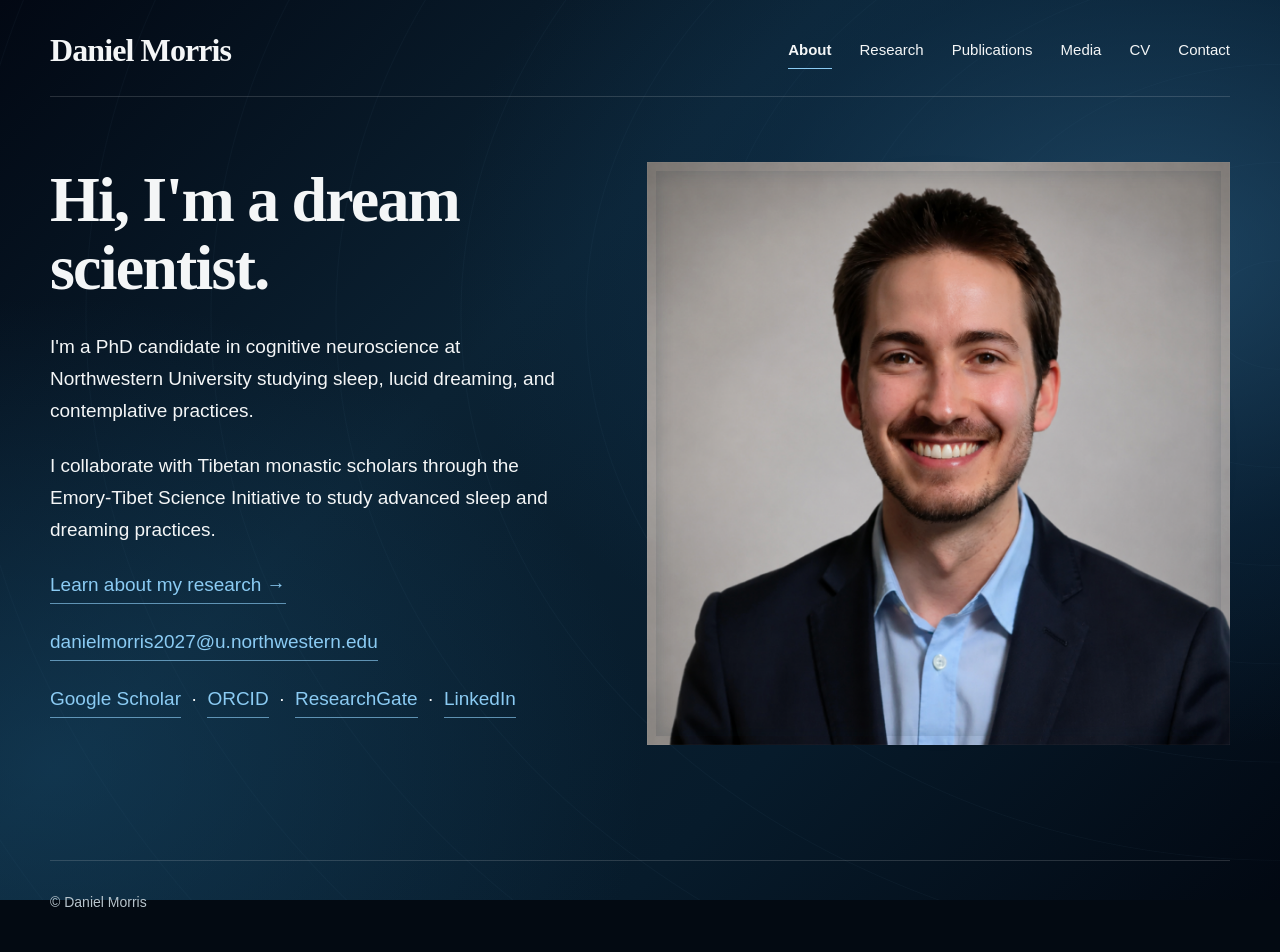
<file: index.html>
<!DOCTYPE html>
<html lang="en">
<head>
    <meta charset="UTF-8">
    <meta name="viewport" content="width=device-width, initial-scale=1.0">
    <title>Daniel Morris | Dream scientist</title>

    <meta name="description" content="Daniel Morris is a dream scientist and PhD candidate in cognitive neuroscience at Northwestern University studying sleep, lucid dreaming, and contemplative practices.">
    <meta name="robots" content="index, follow, max-image-preview:large">

    <link rel="canonical" href="https://danieljacobmorris.com/">
    <link rel="icon" type="image/png" href="/favicon.png">
    <link rel="apple-touch-icon" href="/favicon.png">

    <meta property="og:title" content="Daniel Morris | Dream scientist">
    <meta property="og:description" content="Daniel Morris is a dream scientist and PhD candidate in cognitive neuroscience at Northwestern University studying sleep, lucid dreaming, and contemplative practices.">
    <meta property="og:url" content="https://danieljacobmorris.com/">
    <meta property="og:type" content="profile">
    <meta property="og:site_name" content="Daniel Morris">
    <meta property="og:image" content="https://danieljacobmorris.com/images/profile-blended.png">

    <script type="application/ld+json">
    {
        "@context": "https://schema.org",
        "@type": "WebSite",
        "@id": "https://danieljacobmorris.com/#website",
        "url": "https://danieljacobmorris.com/",
        "name": "Daniel Morris",
        "alternateName": [
            "Daniel J. Morris",
            "Daniel Jacob Morris"
        ]
    }
    </script>

    <script type="application/ld+json">
    {
        "@context": "https://schema.org",
        "@type": "ProfilePage",
        "@id": "https://danieljacobmorris.com/#profilepage",
        "url": "https://danieljacobmorris.com/",
        "name": "Daniel Morris | Dream scientist",
        "description": "Daniel Morris is a dream scientist and PhD candidate in cognitive neuroscience at Northwestern University studying sleep, lucid dreaming, and contemplative practices.",
        "primaryImageOfPage": {
            "@type": "ImageObject",
            "@id": "https://danieljacobmorris.com/#primaryimage",
            "url": "https://danieljacobmorris.com/images/profile-blended.png",
            "contentUrl": "https://danieljacobmorris.com/images/profile-blended.png",
            "caption": "Daniel Morris"
        },
        "isPartOf": {
            "@id": "https://danieljacobmorris.com/#website"
        },
        "mainEntity": {
            "@type": "Person",
            "@id": "https://danieljacobmorris.com/#person",
            "name": "Daniel Morris",
            "alternateName": [
                "Daniel J. Morris",
                "Daniel Jacob Morris"
            ],
            "url": "https://danieljacobmorris.com/",
            "image": {
                "@type": "ImageObject",
                "@id": "https://danieljacobmorris.com/#primaryimage",
                "url": "https://danieljacobmorris.com/images/profile-blended.png",
                "contentUrl": "https://danieljacobmorris.com/images/profile-blended.png",
                "caption": "Daniel Morris"
            },
            "jobTitle": "PhD Candidate in Cognitive Neuroscience",
            "description": "Dream scientist studying sleep, lucid dreaming, and contemplative practices.",
            "affiliation": {
                "@type": "CollegeOrUniversity",
                "name": "Northwestern University",
                "url": "https://www.northwestern.edu/"
            },
            "sameAs": [
                "https://scholar.google.com/citations?user=UMp7wjQAAAAJ&hl=en",
                "https://orcid.org/0009-0005-4579-817X",
                "https://www.researchgate.net/profile/Daniel-Morris-19",
                "https://www.linkedin.com/in/daniel-morris97"
            ],
            "knowsAbout": [
                "Sleep",
                "Dreaming",
                "Lucid Dreaming",
                "Cognitive Neuroscience",
                "Contemplative Practices",
                "Dream Research",
                "Consciousness"
            ]
        }
    }
    </script>

    <link rel="stylesheet" href="/style.css">
</head>

<body>
    <a class="skip-link" href="#main-content">
        Skip to main content
    </a>

    <header class="site-header">
        <a class="site-name" href="/">Daniel Morris</a>

        <nav aria-label="Main navigation">
            <a href="/" aria-current="page">About</a>
            <a href="/research.html">Research</a>
            <a href="/publications.html">Publications</a>
            <a href="/media.html">Media</a>
            <a href="/cv.html">CV</a>
            <a href="/contact.html">Contact</a>
        </nav>
    </header>

    <main id="main-content">
        <section class="hero">

            <div class="hero-image">
                <img
                    src="/images/profile-blended.png"
                    alt="Daniel Morris">
            </div>

            <div class="hero-text">
                <h1>Hi, I'm a dream scientist.</h1>

                <p>
                    I'm a PhD candidate in cognitive neuroscience
                    at Northwestern University studying sleep,
                    lucid dreaming, and contemplative practices.
                </p>

                <p>
                    I collaborate with Tibetan monastic scholars through
                    the Emory-Tibet Science Initiative to study advanced
                    sleep and dreaming practices.
                </p>

                <p>
                    <a class="text-link" href="/research.html">
                        Learn about my research →
                    </a>
                </p>

                <p>
                    <a
                        class="text-link"
                        href="mailto:danielmorris2027@u.northwestern.edu">
                        danielmorris2027@u.northwestern.edu
                    </a>
                </p>

                <p>
                    <a
                        class="text-link"
                        href="https://scholar.google.com/citations?user=UMp7wjQAAAAJ&hl=en"
                        target="_blank"
                        rel="noopener">Google Scholar</a>

                    &nbsp;·&nbsp;

                    <a
                        class="text-link"
                        href="https://orcid.org/0009-0005-4579-817X"
                        target="_blank"
                        rel="noopener">ORCID</a>

                    &nbsp;·&nbsp;

                    <a
                        class="text-link"
                        href="https://www.researchgate.net/profile/Daniel-Morris-19"
                        target="_blank"
                        rel="noopener">ResearchGate</a>

                    &nbsp;·&nbsp;

                    <a
                        class="text-link"
                        href="https://www.linkedin.com/in/daniel-morris97"
                        target="_blank"
                        rel="noopener">LinkedIn</a>
                </p>
            </div>

        </section>
    </main>

    <footer>
        <p>© Daniel Morris</p>
    </footer>
</body>
</html>
</file>
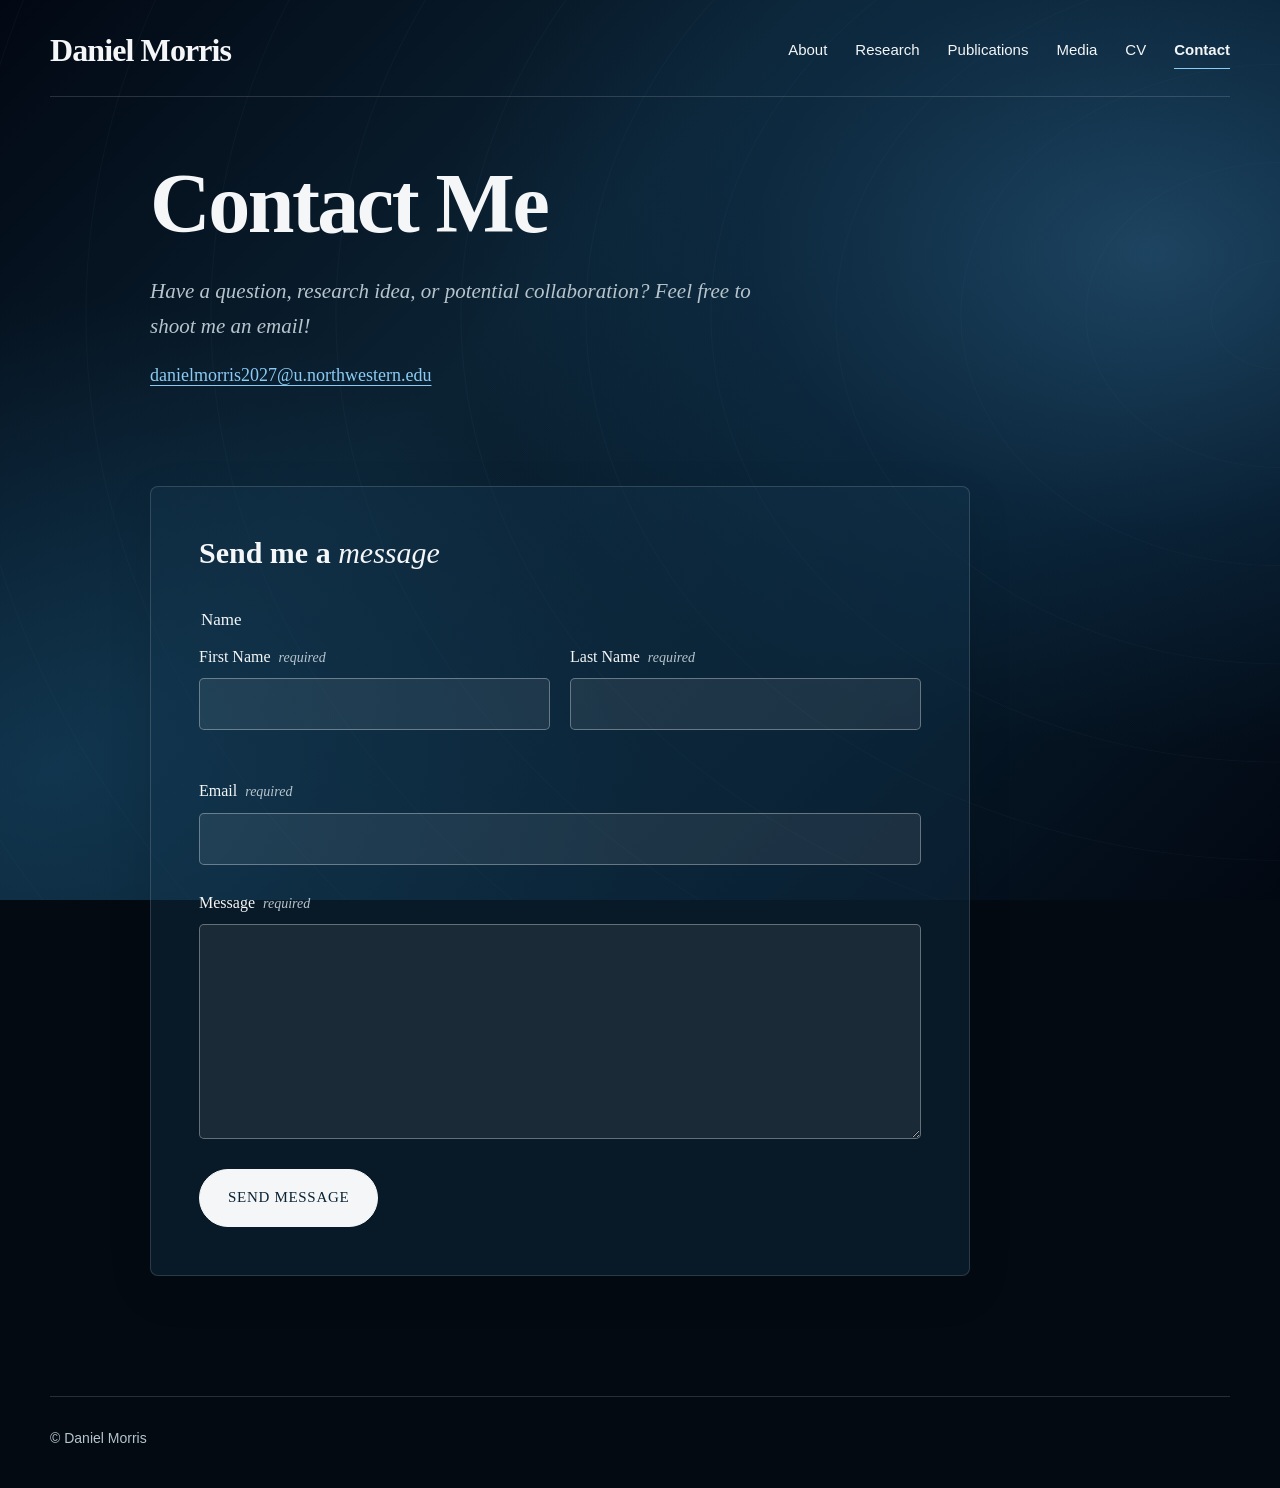
<file: contact.html>
<!DOCTYPE html>
<html lang="en">

<head>

    <meta charset="UTF-8">

    <meta
        name="viewport"
        content="width=device-width, initial-scale=1.0">

    <title>Contact | Daniel Morris</title>

    <meta
        name="description"
        content="Contact Daniel Morris, a PhD candidate in cognitive neuroscience at Northwestern University studying sleep, lucid dreaming, and contemplative practices.">

    <meta
        name="robots"
        content="index, follow">

    <link
        rel="canonical"
        href="https://danieljacobmorris.com/contact.html">

    <link
        rel="icon"
        type="image/png"
        href="/favicon.png">

    <link
        rel="apple-touch-icon"
        href="/favicon.png">

    <meta
        property="og:title"
        content="Contact | Daniel Morris">

    <meta
        property="og:description"
        content="Contact Daniel Morris, a PhD candidate in cognitive neuroscience at Northwestern University studying sleep, lucid dreaming, and contemplative practices.">

    <meta
        property="og:url"
        content="https://danieljacobmorris.com/contact.html">

    <meta
        property="og:type"
        content="website">

    <meta
        property="og:site_name"
        content="Daniel Morris">

    <meta
        property="og:image"
        content="https://danieljacobmorris.com/images/profile.jpg">

    <script type="application/ld+json">
    {
        "@context": "https://schema.org",
        "@type": "WebPage",
        "@id": "https://danieljacobmorris.com/contact.html#webpage",
        "url": "https://danieljacobmorris.com/contact.html",
        "name": "Contact | Daniel Morris",
        "description": "Contact Daniel Morris, a PhD candidate in cognitive neuroscience at Northwestern University studying sleep, lucid dreaming, and contemplative practices.",

        "isPartOf": {
            "@id": "https://danieljacobmorris.com/#website"
        },

        "about": {
            "@id": "https://danieljacobmorris.com/#person"
        }
    }
    </script>

    <link
        rel="stylesheet"
        href="/style.css">

</head>


<body class="contact-body">


<a
    class="skip-link"
    href="#main-content">

    Skip to main content

</a>


<header class="site-header">

    <a
        class="site-name"
        href="/">

        Daniel Morris

    </a>


    <nav aria-label="Main navigation">

        <a href="/">
            About
        </a>

        <a href="/research.html">
            Research
        </a>

        <a href="/publications.html">
            Publications
        </a>

        <a href="/media.html">
            Media
        </a>

        <a href="/cv.html">
            CV
        </a>

        <a
            href="/contact.html"
            aria-current="page">

            Contact

        </a>

    </nav>

</header>


<main
    id="main-content"
    class="contact-page">

    <section class="contact-intro">

        <h1>
            Contact Me
        </h1>

        <p class="contact-tagline">
            Have a question, research idea, or potential collaboration?
            Feel free to shoot me an email!
        </p>

        <p class="contact-email">

            <a href="mailto:danielmorris2027@u.northwestern.edu">
                danielmorris2027@u.northwestern.edu
            </a>

        </p>

    </section>


    <section class="contact-form-section">

        <h2 class="contact-form-heading">
            Send me a <em>message</em>
        </h2>

        <form
            class="contact-form"
            action="https://formspree.io/f/xvkpdbyy"
            method="POST">

            <input
                type="hidden"
                name="subject"
                value="New message from danieljacobmorris.com">


            <fieldset class="name-fieldset">

                <legend>
                    Name
                </legend>

                <div class="form-row">

                    <div class="form-field">

                        <label for="first-name">

                            First Name

                            <span class="required-text">
                                required
                            </span>

                        </label>

                        <input
                            type="text"
                            id="first-name"
                            name="firstName"
                            autocomplete="given-name"
                            required>

                    </div>


                    <div class="form-field">

                        <label for="last-name">

                            Last Name

                            <span class="required-text">
                                required
                            </span>

                        </label>

                        <input
                            type="text"
                            id="last-name"
                            name="lastName"
                            autocomplete="family-name"
                            required>

                    </div>

                </div>

            </fieldset>


            <div class="form-field">

                <label for="email">

                    Email

                    <span class="required-text">
                        required
                    </span>

                </label>

                <input
                    type="email"
                    id="email"
                    name="email"
                    autocomplete="email"
                    required>

            </div>


            <div class="form-field">

                <label for="message">

                    Message

                    <span class="required-text">
                        required
                    </span>

                </label>

                <textarea
                    id="message"
                    name="message"
                    rows="7"
                    required>
                </textarea>

            </div>


            <button
                class="form-submit"
                type="submit">

                SEND MESSAGE

            </button>

        </form>

    </section>

</main>


<footer>

    <p>
        © Daniel Morris
    </p>

</footer>


</body>

</html>
</file>
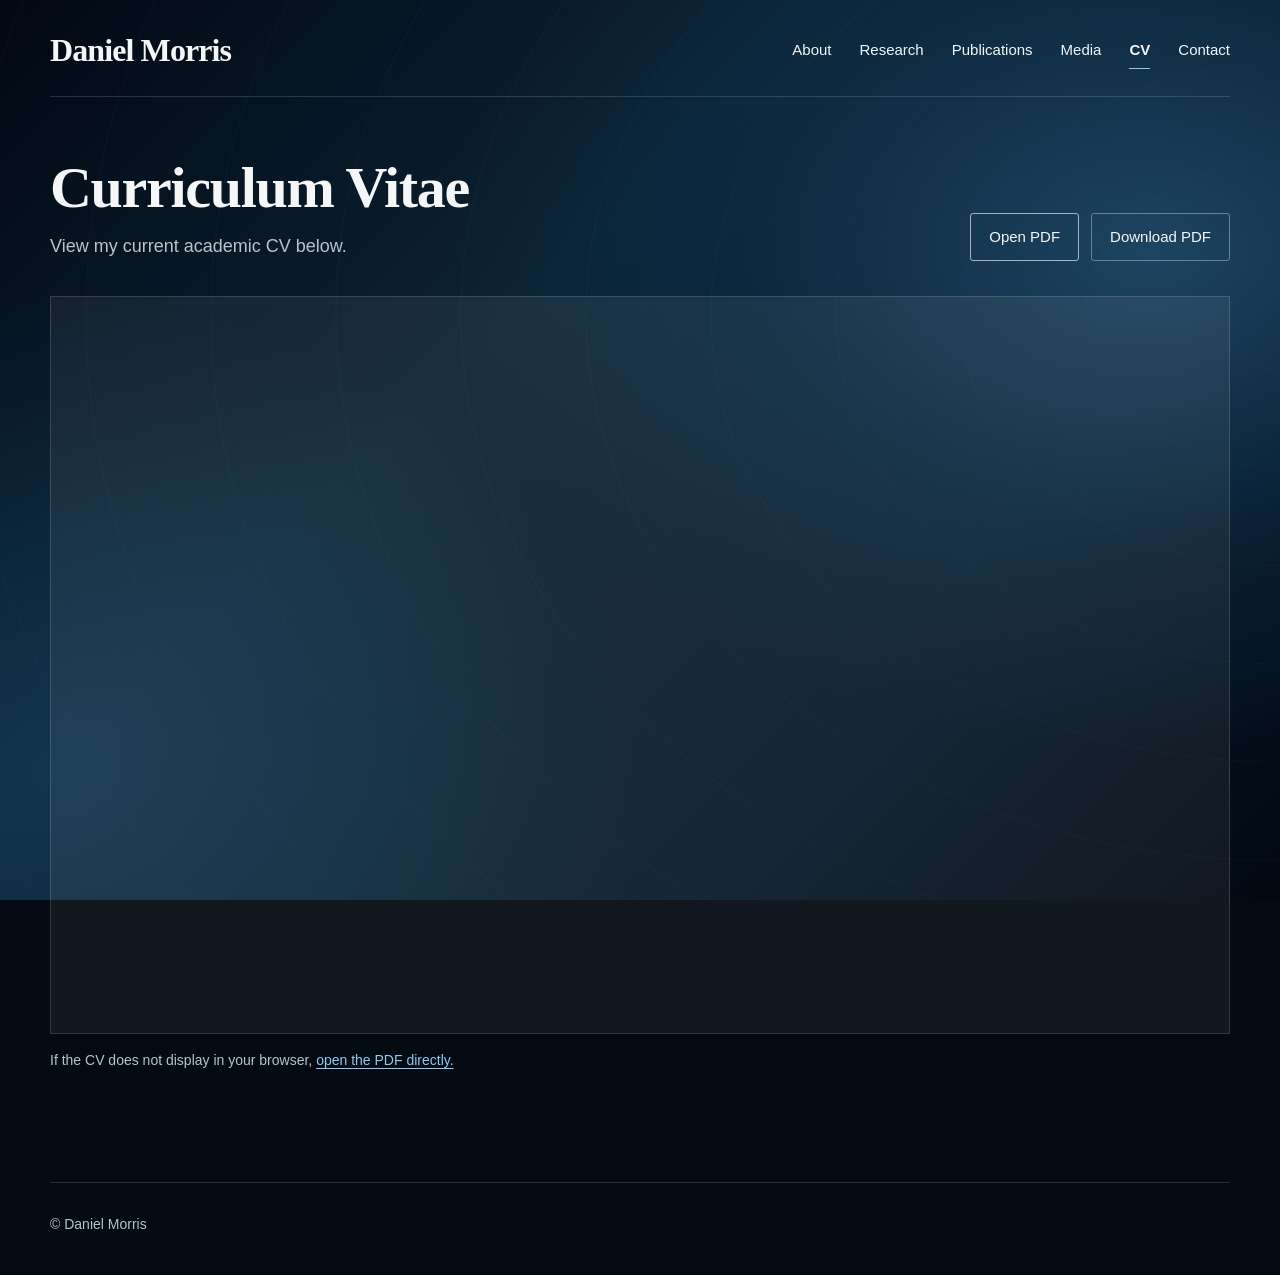
<file: cv.html>
<!DOCTYPE html>
<html lang="en">

<head>

    <meta charset="UTF-8">

    <meta
        name="viewport"
        content="width=device-width, initial-scale=1.0">

    <title>CV | Daniel Morris</title>

    <meta
        name="description"
        content="Curriculum vitae for Daniel Morris, a PhD candidate in cognitive neuroscience at Northwestern University studying sleep, lucid dreaming, and contemplative practices.">

    <meta
        name="robots"
        content="index, follow">

    <link
        rel="canonical"
        href="https://danieljacobmorris.com/cv.html">

    <link
        rel="icon"
        type="image/png"
        href="/favicon.png">

    <link
        rel="apple-touch-icon"
        href="/favicon.png">

    <meta
        property="og:title"
        content="CV | Daniel Morris">

    <meta
        property="og:description"
        content="Curriculum vitae for Daniel Morris, a PhD candidate in cognitive neuroscience at Northwestern University studying sleep, lucid dreaming, and contemplative practices.">

    <meta
        property="og:url"
        content="https://danieljacobmorris.com/cv.html">

    <meta
        property="og:type"
        content="website">

    <meta
        property="og:site_name"
        content="Daniel Morris">

    <meta
        property="og:image"
        content="https://danieljacobmorris.com/images/profile.jpg">

    <script type="application/ld+json">
    {
        "@context": "https://schema.org",
        "@type": "WebPage",
        "@id": "https://danieljacobmorris.com/cv.html#webpage",
        "url": "https://danieljacobmorris.com/cv.html",
        "name": "CV | Daniel Morris",
        "description": "Curriculum vitae for Daniel Morris, a PhD candidate in cognitive neuroscience at Northwestern University studying sleep, lucid dreaming, and contemplative practices.",

        "isPartOf": {
            "@id": "https://danieljacobmorris.com/#website"
        },

        "about": {
            "@id": "https://danieljacobmorris.com/#person"
        }
    }
    </script>

    <link
        rel="stylesheet"
        href="/style.css">

</head>


<body>


<a
    class="skip-link"
    href="#main-content">

    Skip to main content

</a>


<header class="site-header">

    <a
        class="site-name"
        href="/">

        Daniel Morris

    </a>


    <nav aria-label="Main navigation">

        <a href="/">
            About
        </a>

        <a href="/research.html">
            Research
        </a>

        <a href="/publications.html">
            Publications
        </a>

        <a href="/media.html">
            Media
        </a>

        <a
            href="/cv.html"
            aria-current="page">

            CV

        </a>

        <a href="/contact.html">
            Contact
        </a>

    </nav>

</header>


<main
    id="main-content"
    class="cv-page">

    <div class="cv-heading">

        <div>

            <h1>
                Curriculum Vitae
            </h1>

            <p>
                View my current academic CV below.
            </p>

        </div>


        <div class="cv-actions">

            <a
                class="button"
                href="/files/Daniel_Morris_CV.pdf"
                target="_blank"
                rel="noopener">

                Open PDF

            </a>

            <a
                class="button button-secondary"
                href="/files/Daniel_Morris_CV.pdf"
                download>

                Download PDF

            </a>

        </div>

    </div>


    <div class="cv-viewer">

        <iframe
            src="/files/Daniel_Morris_CV.pdf"
            title="Daniel Morris curriculum vitae">

        </iframe>

    </div>


    <p class="pdf-fallback">

        If the CV does not display in your browser,

        <a
            href="/files/Daniel_Morris_CV.pdf"
            target="_blank"
            rel="noopener">

            open the PDF directly.

        </a>

    </p>

</main>


<footer>

    <p>
        © Daniel Morris
    </p>

</footer>


</body>

</html>
</file>
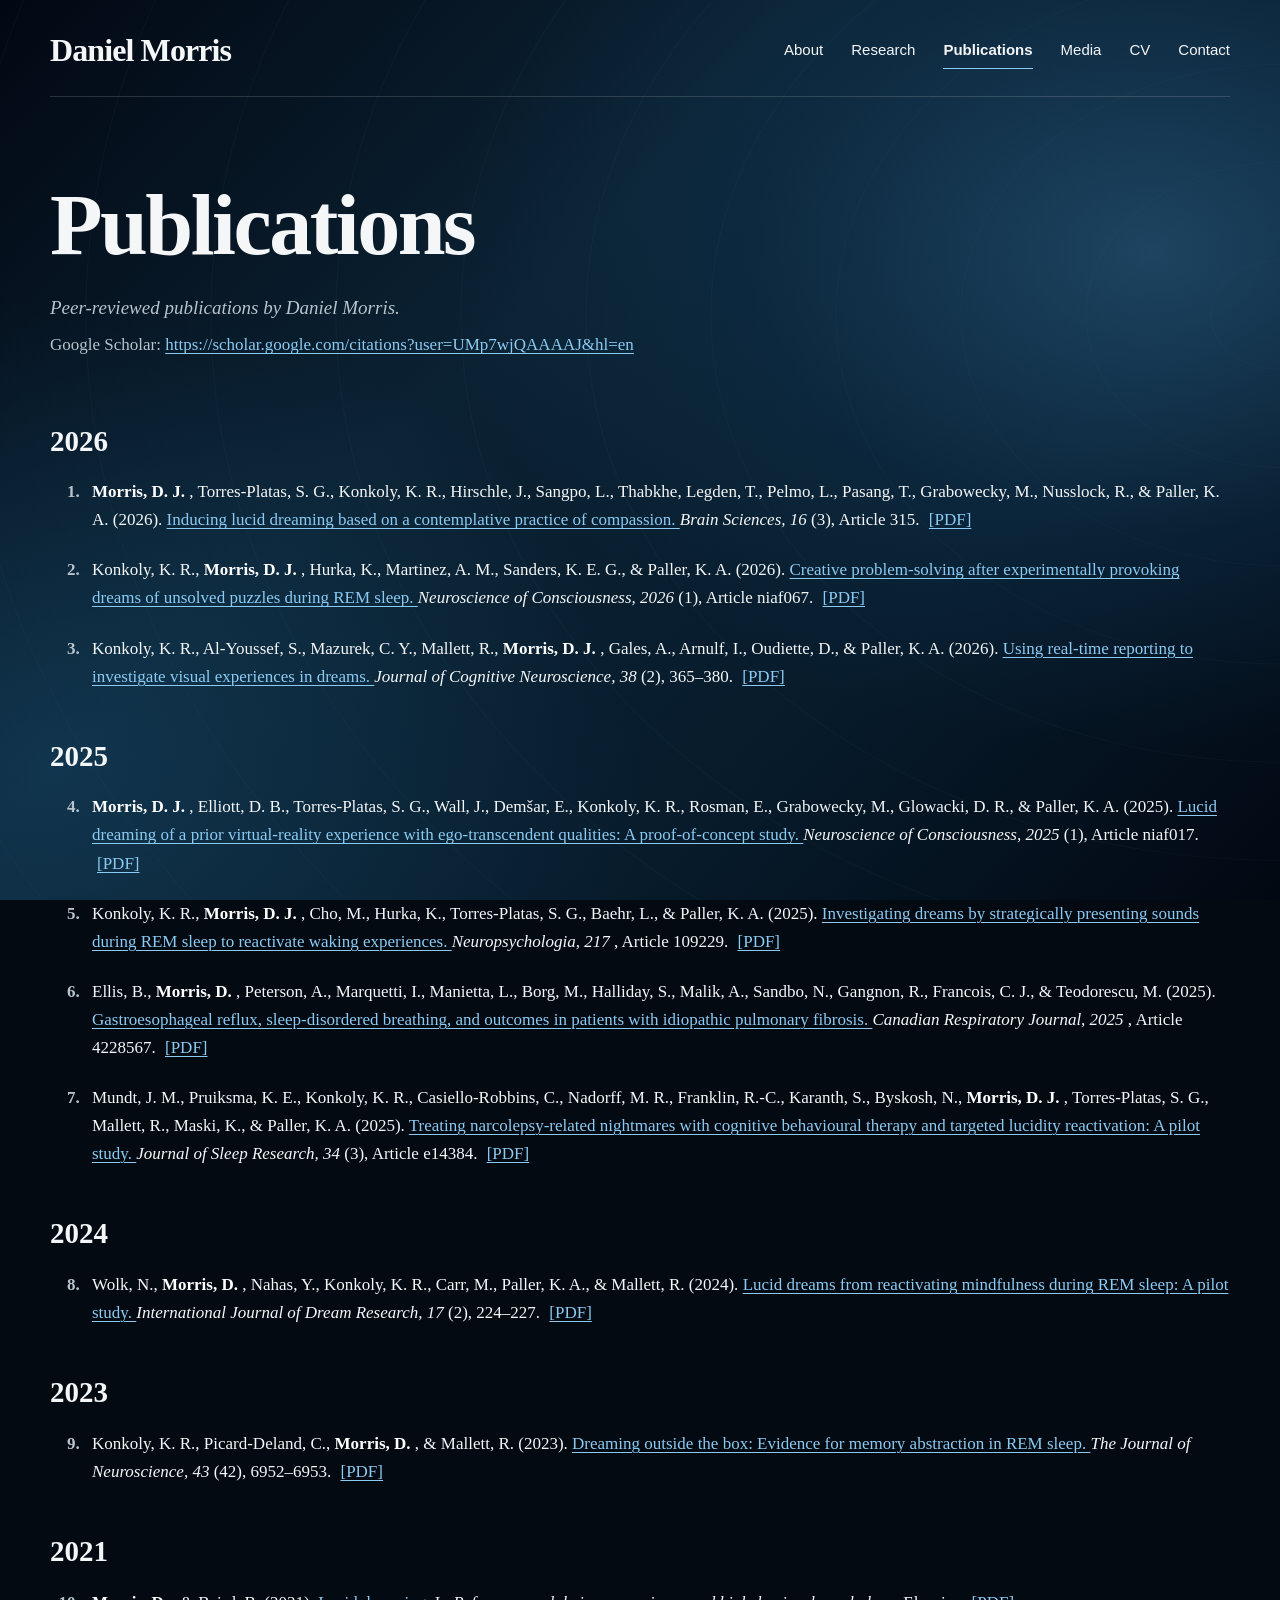
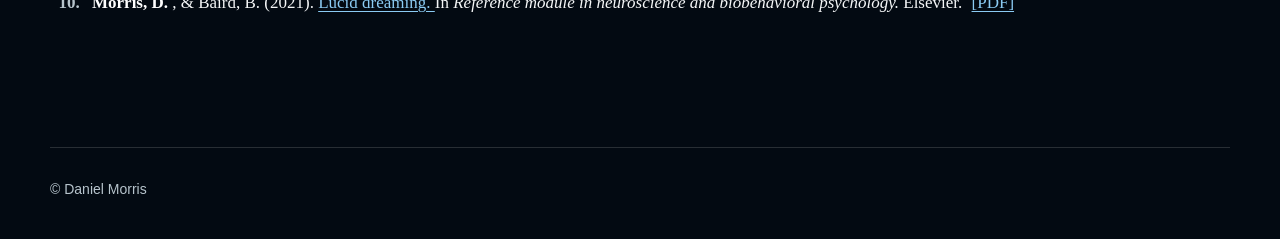
<file: publications.html>
<!DOCTYPE html>
<html lang="en">

<head>

    <meta charset="UTF-8">

    <meta
        name="viewport"
        content="width=device-width, initial-scale=1.0">

    <title>Publications | Daniel Morris</title>

    <meta
        name="description"
        content="Peer-reviewed publications by Daniel Morris on sleep, dreaming, lucid dreaming, neuroscience, and consciousness.">

    <meta
        name="robots"
        content="index, follow">

    <link
        rel="canonical"
        href="https://danieljacobmorris.com/publications.html">

    <link
        rel="icon"
        type="image/png"
        href="/favicon.png">

    <link
        rel="apple-touch-icon"
        href="/favicon.png">

    <meta
        property="og:title"
        content="Publications | Daniel Morris">

    <meta
        property="og:description"
        content="Peer-reviewed publications by Daniel Morris on sleep, dreaming, lucid dreaming, neuroscience, and consciousness.">

    <meta
        property="og:url"
        content="https://danieljacobmorris.com/publications.html">

    <meta
        property="og:type"
        content="website">

    <meta
        property="og:site_name"
        content="Daniel Morris">

    <meta
        property="og:image"
        content="https://danieljacobmorris.com/images/profile.jpg">


    <script type="application/ld+json">
    {
        "@context": "https://schema.org",
        "@type": "WebPage",
        "@id": "https://danieljacobmorris.com/publications.html#webpage",
        "url": "https://danieljacobmorris.com/publications.html",
        "name": "Publications | Daniel Morris",
        "description": "Peer-reviewed publications by Daniel Morris on sleep, dreaming, lucid dreaming, neuroscience, and consciousness.",

        "isPartOf": {
            "@id": "https://danieljacobmorris.com/#website"
        },

        "about": {
            "@id": "https://danieljacobmorris.com/#person"
        }
    }
    </script>


    <link
        rel="stylesheet"
        href="/style.css">


    <style>

        .publications-page {
            width: calc(100% - 96px);
            max-width: 1180px;

            margin: 85px auto 130px;
        }


        .publications-title {
            margin: 0 0 24px;

            font-family:
                Georgia,
                "Times New Roman",
                serif;

            font-size: clamp(58px, 7vw, 86px);
            font-weight: 600;

            line-height: 1;

            letter-spacing: -2.5px;

            color: var(--text);
        }


        .publications-intro {
            max-width: 720px;

            margin: 0 0 8px;

            font-family:
                Georgia,
                "Times New Roman",
                serif;

            font-size: 19px;
            font-style: italic;

            line-height: 1.65;

            color: var(--muted-text);
        }


        .scholar-link {
            max-width: 900px;

            margin: 0 0 65px;

            font-family:
                Georgia,
                "Times New Roman",
                serif;

            font-size: 17px;
            line-height: 1.6;

            color: var(--muted-text);
        }


        .scholar-link a {
            color: var(--accent);

            text-decoration: underline;
            text-decoration-thickness: 1px;
            text-underline-offset: 3px;

            overflow-wrap: anywhere;

            transition: color 0.2s ease;
        }


        .scholar-link a:hover {
            color: var(--accent-soft);
        }


        .publication-year-section {
            margin-bottom: 48px;
        }


        .publication-year-heading {
            margin: 0 0 20px;

            font-family:
                Georgia,
                "Times New Roman",
                serif;

            font-size: 29px;
            font-weight: 700;

            line-height: 1.2;

            color: var(--text);
        }


        .publication-entries {
            margin: 0;

            padding-left: 34px;
        }


        .publication-entries li {
            margin: 0 0 22px;

            padding-left: 8px;

            font-family:
                Georgia,
                "Times New Roman",
                serif;

            font-size: 17px;
            line-height: 1.65;

            color: var(--text);
        }


        .publication-entries li::marker {
            color: var(--muted-text);

            font-weight: 700;
        }


        .my-name {
            font-weight: 700;

            color: #ffffff;
        }


        .paper-title {
            color: var(--accent);

            text-decoration: underline;
            text-decoration-thickness: 1px;
            text-underline-offset: 3px;

            transition: color 0.2s ease;
        }


        .paper-title:hover {
            color: var(--accent-soft);
        }


        .journal {
            font-style: italic;
        }


        .pdf-link {
            display: inline-block;

            margin-left: 5px;

            color: var(--accent);

            text-decoration: underline;
            text-decoration-thickness: 1px;
            text-underline-offset: 3px;

            transition: color 0.2s ease;
        }


        .pdf-link {
            white-space: nowrap;
        }


        .pdf-link:hover {
            color: var(--accent-soft);
        }


        @media (max-width: 950px) {

            .publications-page {
                width: calc(100% - 64px);

                margin-top: 65px;
            }

        }


        @media (max-width: 750px) {

            .publications-page {
                width: calc(100% - 44px);

                margin-top: 48px;
                margin-bottom: 90px;
            }


            .publications-title {
                font-size: 56px;

                letter-spacing: -1.7px;
            }


            .publications-intro {
                margin-bottom: 8px;

                font-size: 18px;
            }


            .scholar-link {
                margin-bottom: 52px;

                font-size: 16px;
            }


            .publication-year-heading {
                font-size: 27px;
            }


            .publication-entries {
                padding-left: 26px;
            }


            .publication-entries li {
                padding-left: 4px;

                margin-bottom: 24px;

                font-size: 16px;
                line-height: 1.65;
            }

        }


        @media (max-width: 420px) {

            .publications-title {
                font-size: 48px;
            }

        }

    </style>

</head>


<body>


<a
    class="skip-link"
    href="#main-content">

    Skip to main content

</a>


<header class="site-header">

    <a
        class="site-name"
        href="/">

        Daniel Morris

    </a>


    <nav aria-label="Main navigation">

        <a href="/">
            About
        </a>

        <a href="/research.html">
            Research
        </a>

        <a
            href="/publications.html"
            aria-current="page">

            Publications

        </a>

        <a href="/media.html">
            Media
        </a>

        <a href="/cv.html">
            CV
        </a>

        <a href="/contact.html">
            Contact
        </a>

    </nav>

</header>


<main
    id="main-content"
    class="publications-page">


    <h1 class="publications-title">
        Publications
    </h1>


    <p class="publications-intro">
        Peer-reviewed publications by Daniel Morris.
    </p>


    <p class="scholar-link">
        Google Scholar:
        <a
            href="https://scholar.google.com/citations?user=UMp7wjQAAAAJ&amp;hl=en"
            target="_blank"
            rel="noopener">

            https://scholar.google.com/citations?user=UMp7wjQAAAAJ&amp;hl=en

        </a>
    </p>


    <section class="publication-year-section">

        <h2 class="publication-year-heading">
            2026
        </h2>


        <ol
            class="publication-entries"
            start="1">


            <li>

                <span class="my-name">
                    Morris, D. J.
                </span>,
                Torres-Platas, S. G.,
                Konkoly, K. R.,
                Hirschle, J.,
                Sangpo, L.,
                Thabkhe,
                Legden, T.,
                Pelmo, L.,
                Pasang, T.,
                Grabowecky, M.,
                Nusslock, R.,
                &amp; Paller, K. A.
                (2026).

                <a
                    class="paper-title"
                    href="https://doi.org/10.3390/brainsci16030315"
                    target="_blank"
                    rel="noopener">

                    Inducing lucid dreaming based on a contemplative practice of compassion.

                </a>

                <span class="journal">
                    Brain Sciences, 16
                </span>(3), Article 315.

                <a
                    class="pdf-link"
                    href="files/publications/Inducing_a_lucid_dream_based_on_a_contemplative_practice_of_compassion.pdf"
                    target="_blank"
                    rel="noopener">

                    [PDF]

                </a>

            </li>


            <li>

                Konkoly, K. R.,
                <span class="my-name">
                    Morris, D. J.
                </span>,
                Hurka, K.,
                Martinez, A. M.,
                Sanders, K. E. G.,
                &amp; Paller, K. A.
                (2026).

                <a
                    class="paper-title"
                    href="https://doi.org/10.1093/nc/niaf067"
                    target="_blank"
                    rel="noopener">

                    Creative problem-solving after experimentally provoking dreams of unsolved puzzles during REM sleep.

                </a>

                <span class="journal">
                    Neuroscience of Consciousness, 2026
                </span>(1), Article niaf067.

                <a
                    class="pdf-link"
                    href="files/publications/Creative_problem-solving_after_experimentally_provoking_dreams_of_unsolved_puzzles_during_REM_sleep.pdf"
                    target="_blank"
                    rel="noopener">

                    [PDF]

                </a>

            </li>


            <li>

                Konkoly, K. R.,
                Al-Youssef, S.,
                Mazurek, C. Y.,
                Mallett, R.,
                <span class="my-name">
                    Morris, D. J.
                </span>,
                Gales, A.,
                Arnulf, I.,
                Oudiette, D.,
                &amp; Paller, K. A.
                (2026).

                <a
                    class="paper-title"
                    href="https://doi.org/10.1162/JOCN.a.107"
                    target="_blank"
                    rel="noopener">

                    Using real-time reporting to investigate visual experiences in dreams.

                </a>

                <span class="journal">
                    Journal of Cognitive Neuroscience, 38
                </span>(2), 365–380.

                <a
                    class="pdf-link"
                    href="files/publications/Using_real-time_reporting_to_investigate_visual_experiences_in_dreams.pdf"
                    target="_blank"
                    rel="noopener">

                    [PDF]

                </a>

            </li>

        </ol>

    </section>


    <section class="publication-year-section">

        <h2 class="publication-year-heading">
            2025
        </h2>


        <ol
            class="publication-entries"
            start="4">


            <li>

                <span class="my-name">
                    Morris, D. J.
                </span>,
                Elliott, D. B.,
                Torres-Platas, S. G.,
                Wall, J.,
                Demšar, E.,
                Konkoly, K. R.,
                Rosman, E.,
                Grabowecky, M.,
                Glowacki, D. R.,
                &amp; Paller, K. A.
                (2025).

                <a
                    class="paper-title"
                    href="https://doi.org/10.1093/nc/niaf017"
                    target="_blank"
                    rel="noopener">

                    Lucid dreaming of a prior virtual-reality experience with ego-transcendent qualities: A proof-of-concept study.

                </a>

                <span class="journal">
                    Neuroscience of Consciousness, 2025
                </span>(1), Article niaf017.

                <a
                    class="pdf-link"
                    href="files/publications/Lucid_dreaming_of_a_prior_virtual-reality_experience_with_ego-transcendent_qualities_A_proof-of-concept_study.pdf"
                    target="_blank"
                    rel="noopener">

                    [PDF]

                </a>

            </li>


            <li>

                Konkoly, K. R.,
                <span class="my-name">
                    Morris, D. J.
                </span>,
                Cho, M.,
                Hurka, K.,
                Torres-Platas, S. G.,
                Baehr, L.,
                &amp; Paller, K. A.
                (2025).

                <a
                    class="paper-title"
                    href="https://doi.org/10.1016/j.neuropsychologia.2025.109229"
                    target="_blank"
                    rel="noopener">

                    Investigating dreams by strategically presenting sounds during REM sleep to reactivate waking experiences.

                </a>

                <span class="journal">
                    Neuropsychologia, 217
                </span>, Article 109229.

                <a
                    class="pdf-link"
                    href="files/publications/Investigating_dreams_by_strategically_presenting_sounds_during_REM_sleep_to_reactivate_waking_experiences.pdf"
                    target="_blank"
                    rel="noopener">

                    [PDF]

                </a>

            </li>


            <li>

                Ellis, B.,
                <span class="my-name">
                    Morris, D.
                </span>,
                Peterson, A.,
                Marquetti, I.,
                Manietta, L.,
                Borg, M.,
                Halliday, S.,
                Malik, A.,
                Sandbo, N.,
                Gangnon, R.,
                Francois, C. J.,
                &amp; Teodorescu, M.
                (2025).

                <a
                    class="paper-title"
                    href="https://doi.org/10.1155/carj/4228567"
                    target="_blank"
                    rel="noopener">

                    Gastroesophageal reflux, sleep-disordered breathing, and outcomes in patients with idiopathic pulmonary fibrosis.

                </a>

                <span class="journal">
                    Canadian Respiratory Journal, 2025
                </span>, Article 4228567.

                <a
                    class="pdf-link"
                    href="files/publications/Canadian Respiratory Journal - 2026 - Ellis - Gastroesophageal Reflux  Sleep‐Disordered Breathing  and Outcomes in Patients.pdf"
                    target="_blank"
                    rel="noopener">

                    [PDF]

                </a>

            </li>


            <li>

                Mundt, J. M.,
                Pruiksma, K. E.,
                Konkoly, K. R.,
                Casiello-Robbins, C.,
                Nadorff, M. R.,
                Franklin, R.-C.,
                Karanth, S.,
                Byskosh, N.,
                <span class="my-name">
                    Morris, D. J.
                </span>,
                Torres-Platas, S. G.,
                Mallett, R.,
                Maski, K.,
                &amp; Paller, K. A.
                (2025).

                <a
                    class="paper-title"
                    href="https://doi.org/10.1111/jsr.14384"
                    target="_blank"
                    rel="noopener">

                    Treating narcolepsy-related nightmares with cognitive behavioural therapy and targeted lucidity reactivation: A pilot study.

                </a>

                <span class="journal">
                    Journal of Sleep Research, 34
                </span>(3), Article e14384.

                <a
                    class="pdf-link"
                    href="files/publications/Treating_narcolepsy-related_nightmares_with_cognitive_behavioral_therapy_and_targeted_lucidity_reactivation_A_pilot_study.pdf"
                    target="_blank"
                    rel="noopener">

                    [PDF]

                </a>

            </li>

        </ol>

    </section>


    <section class="publication-year-section">

        <h2 class="publication-year-heading">
            2024
        </h2>


        <ol
            class="publication-entries"
            start="8">


            <li>

                Wolk, N.,
                <span class="my-name">
                    Morris, D.
                </span>,
                Nahas, Y.,
                Konkoly, K. R.,
                Carr, M.,
                Paller, K. A.,
                &amp; Mallett, R.
                (2024).

                <a
                    class="paper-title"
                    href="https://doi.org/10.11588/ijodr.2024.2.98233"
                    target="_blank"
                    rel="noopener">

                    Lucid dreams from reactivating mindfulness during REM sleep: A pilot study.

                </a>

                <span class="journal">
                    International Journal of Dream Research, 17
                </span>(2), 224–227.

                <a
                    class="pdf-link"
                    href="files/publications/Lucid_dreams_from_reactivating_breath-counting_during_REM_sleep.pdf"
                    target="_blank"
                    rel="noopener">

                    [PDF]

                </a>

            </li>

        </ol>

    </section>


    <section class="publication-year-section">

        <h2 class="publication-year-heading">
            2023
        </h2>


        <ol
            class="publication-entries"
            start="9">


            <li>

                Konkoly, K. R.,
                Picard-Deland, C.,
                <span class="my-name">
                    Morris, D.
                </span>,
                &amp; Mallett, R.
                (2023).

                <a
                    class="paper-title"
                    href="https://doi.org/10.1523/JNEUROSCI.1374-23.2023"
                    target="_blank"
                    rel="noopener">

                    Dreaming outside the box: Evidence for memory abstraction in REM sleep.

                </a>

                <span class="journal">
                    The Journal of Neuroscience, 43
                </span>(42), 6952–6953.

                <a
                    class="pdf-link"
                    href="files/publications/Dreaming_outside_the_box_Evidence_for_memory_abstraction_in_REM_sleep.pdf"
                    target="_blank"
                    rel="noopener">

                    [PDF]

                </a>

            </li>

        </ol>

    </section>


    <section class="publication-year-section">

        <h2 class="publication-year-heading">
            2021
        </h2>


        <ol
            class="publication-entries"
            start="10">


            <li>

                <span class="my-name">
                    Morris, D.
                </span>,
                &amp; Baird, B.
                (2021).

                <a
                    class="paper-title"
                    href="https://doi.org/10.1016/B978-0-12-822963-7.00035-9"
                    target="_blank"
                    rel="noopener">

                    Lucid dreaming.

                </a>

                In

                <span class="journal">
                    Reference module in neuroscience and biobehavioral psychology.
                </span>

                Elsevier.

                <a
                    class="pdf-link"
                    href="files/publications/Lucid_dreaming.pdf"
                    target="_blank"
                    rel="noopener">

                    [PDF]

                </a>

            </li>

        </ol>

    </section>


</main>


<footer>

    <p>
        © Daniel Morris
    </p>

</footer>


</body>

</html>
</file>
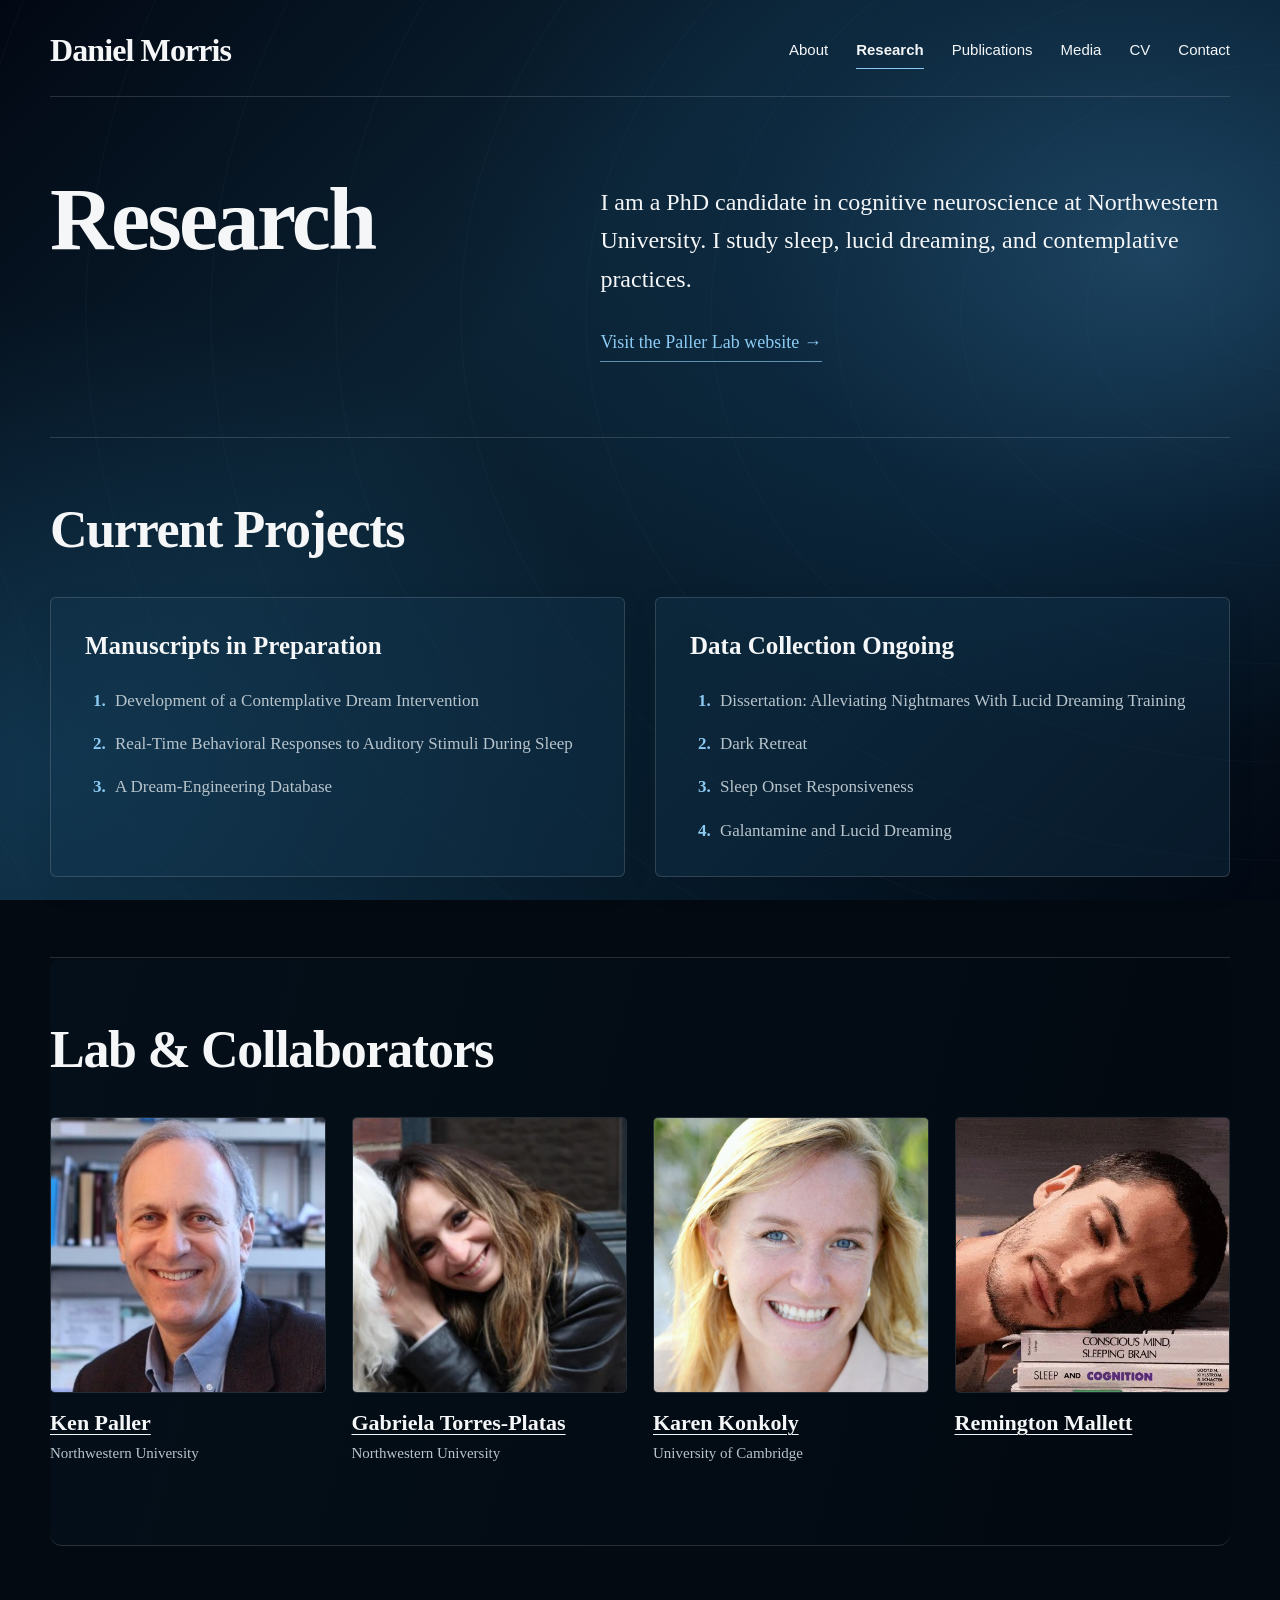
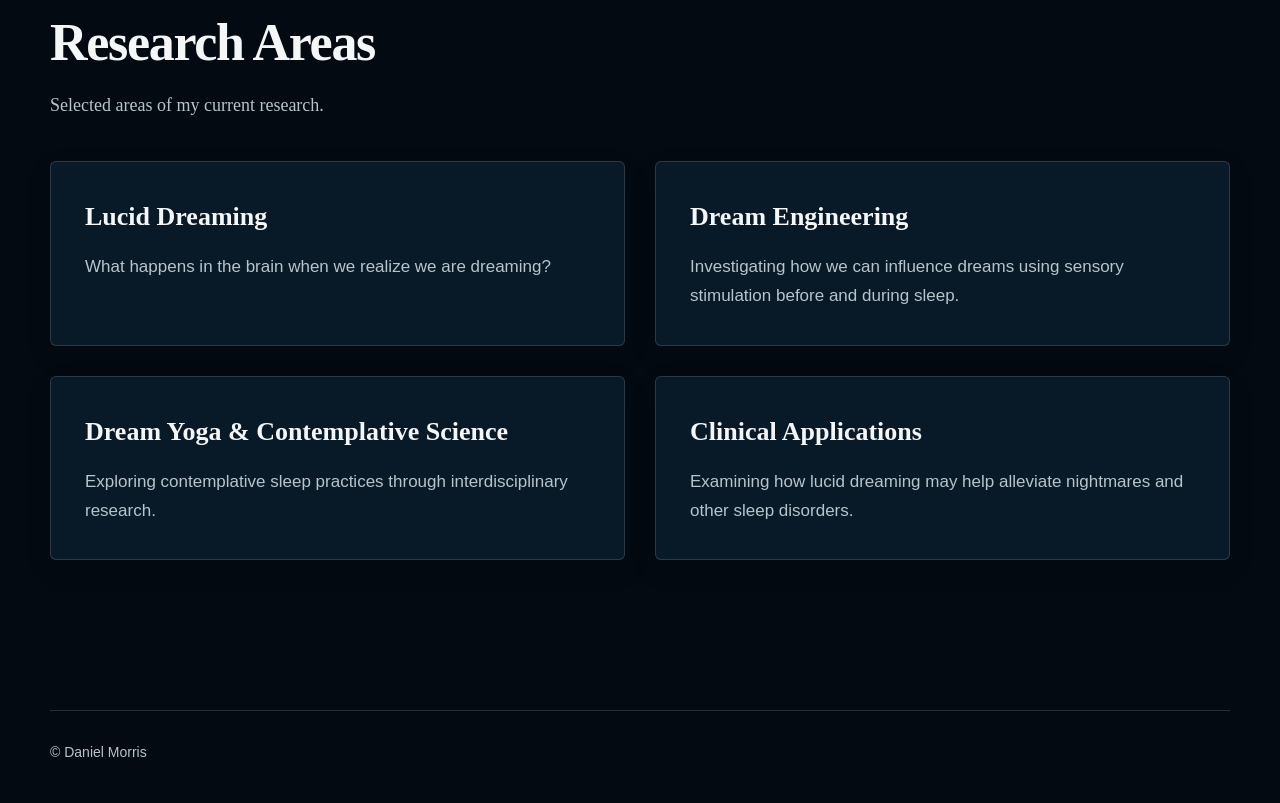
<file: research.html>
<!DOCTYPE html>
<html lang="en">

<head>

    <meta charset="UTF-8">

    <meta
        name="viewport"
        content="width=device-width, initial-scale=1.0">

    <title>Research | Daniel Morris</title>

    <meta
        name="description"
        content="Research by Daniel Morris on sleep, lucid dreaming, dream engineering, contemplative practices, and consciousness.">

    <meta
        name="robots"
        content="index, follow">

    <link
        rel="canonical"
        href="https://danieljacobmorris.com/research.html">

    <link
        rel="icon"
        type="image/png"
        href="/favicon.png">

    <link
        rel="apple-touch-icon"
        href="/favicon.png">

    <meta
        property="og:title"
        content="Research | Daniel Morris">

    <meta
        property="og:description"
        content="Research by Daniel Morris on sleep, lucid dreaming, dream engineering, contemplative practices, and consciousness.">

    <meta
        property="og:url"
        content="https://danieljacobmorris.com/research.html">

    <meta
        property="og:type"
        content="website">

    <meta
        property="og:site_name"
        content="Daniel Morris">

    <meta
        property="og:image"
        content="https://danieljacobmorris.com/images/profile.jpg">


    <script type="application/ld+json">
    {
        "@context": "https://schema.org",
        "@type": "WebPage",
        "@id": "https://danieljacobmorris.com/research.html#webpage",
        "url": "https://danieljacobmorris.com/research.html",
        "name": "Research | Daniel Morris",
        "description": "Research by Daniel Morris on sleep, lucid dreaming, dream engineering, contemplative practices, and consciousness.",
        "isPartOf": {
            "@id": "https://danieljacobmorris.com/#website"
        },
        "about": {
            "@id": "https://danieljacobmorris.com/#person"
        }
    }
    </script>


    <link
        rel="stylesheet"
        href="/style.css">


    <style>

        /* =========================================================
           RESEARCH PAGE
           ========================================================= */

        .research-page {
            width: calc(100% - 96px);
            max-width: 1180px;

            margin: 80px auto 130px;
        }


        /* =========================================================
           HEADER
           ========================================================= */

        .research-header {
            display: grid;

            grid-template-columns:
                minmax(0, 0.85fr)
                minmax(0, 1.15fr);

            gap: 85px;

            align-items: start;

            padding-bottom: 75px;

            border-bottom: 1px solid var(--line);
        }


        .research-title {
            margin: 0;

            font-family:
                Georgia,
                "Times New Roman",
                serif;

            font-size: clamp(60px, 7vw, 88px);
            font-weight: 600;

            line-height: 0.98;

            letter-spacing: -2.6px;

            color: var(--text);
        }


        .research-intro {
            max-width: 650px;

            padding-top: 6px;
        }


        .research-intro p {
            margin: 0 0 26px;

            font-family:
                Georgia,
                "Times New Roman",
                serif;

            font-size: 24px;
            line-height: 1.6;

            color: var(--text);
        }


        .lab-link {
            display: inline-block;

            margin-top: 4px;

            color: var(--accent);

            font-family:
                Georgia,
                "Times New Roman",
                serif;

            font-size: 18px;

            text-decoration: none;

            border-bottom: 1px solid rgba(139, 203, 243, 0.65);

            padding-bottom: 3px;

            transition:
                color 0.2s ease,
                border-color 0.2s ease;
        }


        .lab-link:hover {
            color: var(--accent-soft);

            border-color: var(--accent-soft);
        }


        /* =========================================================
           SHARED SECTION TITLE
           ========================================================= */

        .research-section-title {
            margin: 0 0 40px;

            font-family:
                Georgia,
                "Times New Roman",
                serif;

            font-size: clamp(38px, 5vw, 52px);
            font-weight: 600;

            line-height: 1.05;

            letter-spacing: -1.3px;

            color: var(--text);
        }


        /* =========================================================
           CURRENT PROJECTS
           ========================================================= */

        .current-projects-section {
            padding: 65px 0 80px;

            border-bottom: 1px solid var(--line);
        }


        .current-projects-grid {
            display: grid;

            grid-template-columns:
                repeat(2, minmax(0, 1fr));

            gap: 30px;
        }


        .current-project-group {
            padding: 32px 34px;

            background: var(--panel);

            border: 1px solid var(--line);
            border-radius: 6px;
        }


        .current-project-group h3 {
            margin: 0 0 24px;

            font-family:
                Georgia,
                "Times New Roman",
                serif;

            font-size: 25px;
            font-weight: 600;

            line-height: 1.3;

            color: var(--text);
        }


        .current-project-group ol {
            margin: 0;

            padding-left: 25px;
        }


        .current-project-group li {
            margin-bottom: 16px;

            padding-left: 5px;

            font-family:
                Georgia,
                "Times New Roman",
                serif;

            font-size: 17px;
            line-height: 1.6;

            color: var(--muted-text);
        }


        .current-project-group li:last-child {
            margin-bottom: 0;
        }


        .current-project-group li::marker {
            color: var(--accent);

            font-weight: 600;
        }


        /* =========================================================
           LAB & COLLABORATORS
           ========================================================= */

        .research-team-section {
            padding: 65px 0 80px;

            border-bottom: 1px solid var(--line);
        }


        .team-grid {
            display: grid;

            grid-template-columns:
                repeat(4, minmax(0, 1fr));

            gap: 26px;
        }


        .team-card {
            min-width: 0;
        }


        .team-image-link {
            display: block;

            margin-bottom: 16px;

            overflow: hidden;

            border-radius: 5px;

            background: rgba(255, 255, 255, 0.05);

            border: 1px solid rgba(244, 246, 247, 0.08);
        }


        .team-image {
            width: 100%;

            aspect-ratio: 1 / 1;

            object-fit: cover;
            object-position: center;

            display: block;

            transition:
                transform 0.25s ease,
                opacity 0.25s ease;
        }


        .team-image-link:hover .team-image {
            transform: scale(1.02);

            opacity: 0.9;
        }


        .team-name {
            margin: 0 0 5px;

            font-family:
                Georgia,
                "Times New Roman",
                serif;

            font-size: 22px;
            font-weight: 600;

            line-height: 1.3;

            color: var(--text);
        }


        .team-name a {
            color: inherit;

            text-decoration: underline;

            text-decoration-thickness: 1px;
            text-underline-offset: 4px;

            transition: color 0.2s ease;
        }


        .team-name a:hover {
            color: var(--accent);
        }


        .team-affiliation {
            margin: 0;

            font-family:
                Georgia,
                "Times New Roman",
                serif;

            font-size: 15px;
            line-height: 1.5;

            color: var(--muted-text);
        }


        /* =========================================================
           RESEARCH AREAS
           ========================================================= */

        .research-projects-section {
            padding: 70px 0 20px;
        }


        .research-projects-intro {
            max-width: 720px;

            margin: -20px 0 40px;

            font-family:
                Georgia,
                "Times New Roman",
                serif;

            font-size: 18px;
            line-height: 1.7;

            color: var(--muted-text);
        }


        .research-project-grid {
            display: grid;

            grid-template-columns:
                repeat(2, minmax(0, 1fr));

            gap: 30px;
        }


        .research-project-card {
            padding: 34px;

            background: var(--panel);

            border: 1px solid var(--line);
            border-radius: 6px;

            transition:
                background 0.2s ease,
                transform 0.2s ease;
        }


        .research-project-card:hover {
            background: var(--panel-hover);

            transform: translateY(-2px);
        }


        .research-project-card h3 {
            margin: 0 0 14px;

            font-family:
                Georgia,
                "Times New Roman",
                serif;

            font-size: 26px;
            font-weight: 600;

            color: var(--text);
        }


        .research-project-card p {
            margin: 0;

            font-size: 17px;
            line-height: 1.7;

            color: var(--muted-text);
        }


        /* =========================================================
           TABLET
           ========================================================= */

        @media (max-width: 950px) {

            .research-page {
                width: calc(100% - 64px);

                margin-top: 65px;
            }


            .research-header {
                grid-template-columns: 1fr;

                gap: 38px;
            }


            .team-grid {
                grid-template-columns:
                    repeat(2, minmax(0, 1fr));
            }

        }


        /* =========================================================
           MOBILE
           ========================================================= */

        @media (max-width: 750px) {

            .research-page {
                width: calc(100% - 44px);

                margin-top: 45px;
                margin-bottom: 90px;
            }


            .research-header {
                padding-bottom: 55px;
            }


            .research-title {
                font-size: 56px;

                letter-spacing: -1.8px;
            }


            .research-intro p {
                font-size: 21px;
            }


            .current-projects-section,
            .research-team-section {
                padding: 52px 0 62px;
            }


            .research-section-title {
                font-size: 39px;
            }


            .current-projects-grid {
                grid-template-columns: 1fr;
            }


            .current-project-group {
                padding: 27px;
            }


            .current-project-group h3 {
                font-size: 23px;
            }


            .team-grid {
                grid-template-columns:
                    repeat(2, minmax(0, 1fr));

                gap: 30px 18px;
            }


            .team-name {
                font-size: 19px;
            }


            .team-affiliation {
                font-size: 14px;
            }


            .research-project-grid {
                grid-template-columns: 1fr;
            }

        }


        @media (max-width: 420px) {

            .research-title {
                font-size: 48px;
            }


            .team-grid {
                grid-template-columns: 1fr;
            }


            .team-name {
                font-size: 21px;
            }

        }

    </style>

</head>


<body>


<a
    class="skip-link"
    href="#main-content">

    Skip to main content

</a>


<header class="site-header">

    <a
        class="site-name"
        href="/">

        Daniel Morris

    </a>


    <nav aria-label="Main navigation">

        <a href="/">
            About
        </a>

        <a
            href="/research.html"
            aria-current="page">

            Research

        </a>

        <a href="/publications.html">
            Publications
        </a>

        <a href="/media.html">
            Media
        </a>

        <a href="/cv.html">
            CV
        </a>

        <a href="/contact.html">
            Contact
        </a>

    </nav>

</header>


<main
    id="main-content"
    class="research-page">


    <!-- =========================================================
         RESEARCH INTRO
         ========================================================= -->

    <section class="research-header">


        <div>

            <h1 class="research-title">
                Research
            </h1>

        </div>


        <div class="research-intro">

            <p>
                I am a PhD candidate in cognitive
                neuroscience at Northwestern University. 
                I study sleep, lucid dreaming, and contemplative
                practices. 
            </p>


            <a
                class="lab-link"
                href="https://sites.northwestern.edu/pallerlab/"
                target="_blank"
                rel="noopener">

                Visit the Paller Lab website →

            </a>

        </div>


    </section>


    <!-- =========================================================
         CURRENT PROJECTS
         ========================================================= -->

    <section class="current-projects-section">

        <h2 class="research-section-title">
            Current Projects
        </h2>


        <div class="current-projects-grid">


            <div class="current-project-group">

                <h3>
                    Manuscripts in Preparation
                </h3>


                <ol>

                    <li>
                        Development of a Contemplative Dream Intervention
                    </li>

                    <li>
                        Real-Time Behavioral Responses to Auditory Stimuli During Sleep
                    </li>

                    <li>
                        A Dream-Engineering Database
                    </li>

                </ol>

            </div>


            <div class="current-project-group">

                <h3>
                    Data Collection Ongoing
                </h3>


                <ol>

                    <li>
                        Dissertation: Alleviating Nightmares With Lucid Dreaming Training
                    </li>

                    <li>
                        Dark Retreat
                    </li>

                    <li>
                        Sleep Onset Responsiveness
                    </li>

                    <li>
                        Galantamine and Lucid Dreaming
                    </li>

                </ol>

            </div>


        </div>

    </section>


    <!-- =========================================================
         LAB & COLLABORATORS
         ========================================================= -->

    <section class="research-team-section">

        <h2 class="research-section-title">
            Lab &amp; Collaborators
        </h2>


        <div class="team-grid">


            <article class="team-card">

                <a
                    class="team-image-link"
                    href="https://faculty.wcas.northwestern.edu/paller/"
                    target="_blank"
                    rel="noopener">

                    <img
                        class="team-image"
                        src="images/KenPaller.jpg"
                        alt="Ken Paller">

                </a>


                <h3 class="team-name">

                    <a
                        href="https://faculty.wcas.northwestern.edu/paller/"
                        target="_blank"
                        rel="noopener">

                        Ken Paller

                    </a>

                </h3>


                <p class="team-affiliation">
                    Northwestern University
                </p>

            </article>


            <article class="team-card">

                <a
                    class="team-image-link"
                    href="https://www.sgtorresplatas.com/"
                    target="_blank"
                    rel="noopener">

                    <img
                        class="team-image"
                        src="images/GabyTorresPlatas.jpg"
                        alt="Gaby Torres-Platas">

                </a>


                <h3 class="team-name">

                    <a
                        href="https://www.sgtorresplatas.com/"
                        target="_blank"
                        rel="noopener">

                        Gabriela Torres-Platas

                    </a>

                </h3>


                <p class="team-affiliation">
                    Northwestern University
                </p>

            </article>


            <article class="team-card">

                <a
                    class="team-image-link"
                    href="https://www.karenkonkoly.com/"
                    target="_blank"
                    rel="noopener">

                    <img
                        class="team-image"
                        src="images/KarenKonkoly.jpg"
                        alt="Karen Konkoly">

                </a>


                <h3 class="team-name">

                    <a
                        href="https://www.karenkonkoly.com/"
                        target="_blank"
                        rel="noopener">

                        Karen Konkoly

                    </a>

                </h3>


                <p class="team-affiliation">
                    University of Cambridge
                </p>

            </article>


            <article class="team-card">

                <a
                    class="team-image-link"
                    href="https://www.remrama.com/home"
                    target="_blank"
                    rel="noopener">

                    <img
                        class="team-image"
                        src="images/RemingtonMallett.jpg"
                        alt="Remington Mallett">

                </a>


                <h3 class="team-name">

                    <a
                        href="https://www.remrama.com/home"
                        target="_blank"
                        rel="noopener">

                        Remington Mallett

                    </a>

                </h3>


                <p class="team-affiliation">
                    &nbsp;
                </p>

            </article>


        </div>

    </section>


    <!-- =========================================================
         RESEARCH AREAS
         ========================================================= -->

    <section class="research-projects-section">

        <h2 class="research-section-title">
            Research Areas
        </h2>


        <p class="research-projects-intro">
            Selected areas of my current research.
        </p>


        <div class="research-project-grid">


            <article class="research-project-card">

                <h3>
                    Lucid Dreaming
                </h3>

                <p>
                    What happens in the brain 
                    when we realize we are dreaming?
                </p>

            </article>


            <article class="research-project-card">

                <h3>
                    Dream Engineering
                </h3>

                <p>
                    Investigating how we can influence dreams using 
                    sensory stimulation before and during sleep.
                </p>

            </article>


            <article class="research-project-card">

                <h3>
                    Dream Yoga &amp; Contemplative Science
                </h3>

                <p>
                    Exploring contemplative sleep practices through
                    interdisciplinary research.
                </p>

            </article>


            <article class="research-project-card">

                <h3>
                    Clinical Applications
                </h3>

                <p>
                    Examining how lucid dreaming may help alleviate
                    nightmares and other sleep disorders.
                </p>

            </article>


        </div>

    </section>


</main>


<footer>

    <p>
        © Daniel Morris
    </p>

</footer>


</body>

</html>
</file>
<file: style.css>
/* ============================================
   DANIEL MORRIS — WEBSITE STYLES
   Midnight Navy Theme
   ============================================ */

:root {
  --black: #030A12;
  --deep: #071923;
  --background: #0B2233;
  --ocean: #163A54;
  --blue-muted: #285576;
  --text: #F4F6F7;
  --muted-text: #B7C4CC;
  --accent: #8BCBF3;
  --accent-soft: #B7DDF5;
  --line: rgba(244, 246, 247, 0.15);
  --panel: rgba(22, 58, 84, 0.34);
  --panel-hover: rgba(40, 85, 118, 0.39);
  --field: rgba(255, 255, 255, 0.075);
  --field-focus: rgba(255, 255, 255, 0.11);
}

/* GENERAL RESET */

*,
*::before,
*::after {
  box-sizing: border-box;
}

html {
  scroll-behavior: smooth;
}

/* ============================================
   ATMOSPHERIC NAVY BACKGROUND
   ============================================ */

body {
  margin: 0;
  min-height: 100vh;
  background-color: #030A12;

  background-image:
    radial-gradient(
      ellipse 65% 65% at 90% 28%,
      rgba(48, 103, 143, 0.53) 0%,
      rgba(20, 63, 98, 0.28) 48%,
      transparent 85%
    ),
    radial-gradient(
      ellipse 58% 65% at 4% 85%,
      rgba(24, 77, 111, 0.45) 0%,
      transparent 80%
    ),
    repeating-radial-gradient(
      ellipse 70vw 55vw at 100% 35%,
      transparent 0px,
      transparent 68px,
      rgba(139, 203, 243, 0.035) 69px,
      transparent 70px,
      transparent 125px
    ),
    linear-gradient(
      135deg,
      #020813 0%,
      #0B2233 38%,
      #071B2B 70%,
      #020812 100%
    );

  background-attachment: fixed;
  color: var(--text);

  font-family:
    -apple-system,
    BlinkMacSystemFont,
    "Segoe UI",
    Helvetica,
    Arial,
    sans-serif;

  font-size: 16px;
  line-height: 1.65;
  -webkit-font-smoothing: antialiased;
}

img {
  display: block;
  max-width: 100%;
}

a {
  color: inherit;
}

main {
  width: 100%;
}

/* ============================================
   ACCESSIBILITY
   ============================================ */

.skip-link {
  position: absolute;
  top: 12px;
  left: -9999px;
  z-index: 1000;
  padding: 10px 15px;
  background: var(--text);
  color: var(--background);
  border: 1px solid var(--text);
  text-decoration: none;
}

.skip-link:focus {
  left: 12px;
}

a:focus-visible,
button:focus-visible,
input:focus-visible,
textarea:focus-visible {
  outline: 3px solid rgba(139, 203, 243, 0.55);
  outline-offset: 3px;
}

/* ============================================
   HEADER
   ============================================ */

.site-header {
  width: calc(100% - 96px);
  max-width: 1180px;
  margin: 0 auto;
  padding: 34px 0 30px;
  display: flex;
  align-items: center;
  justify-content: space-between;
  gap: 40px;
  border-bottom: 1px solid var(--line);
}

.site-name {
  color: var(--text);
  text-decoration: none;
  font-family: Georgia, "Times New Roman", serif;
  font-size: 32px;
  font-weight: 600;
  line-height: 1;
  letter-spacing: -0.9px;
  white-space: nowrap;
  transition: opacity 0.2s ease;
}

.site-name:hover {
  opacity: 0.68;
}

/* ============================================
   NAVIGATION
   ============================================ */

nav {
  display: flex;
  align-items: center;
  gap: 28px;
}

nav a {
  position: relative;
  color: var(--text);
  text-decoration: none;
  font-size: 15px;
  font-weight: 400;
  transition:
    opacity 0.2s ease,
    color 0.2s ease;
}

nav a:hover {
  color: var(--accent-soft);
}

nav a[aria-current="page"] {
  font-weight: 600;
}

nav a::after {
  content: "";
  position: absolute;
  left: 0;
  right: 0;
  bottom: -7px;
  height: 1px;
  background: var(--accent);
  transform: scaleX(0);
  transform-origin: left;
  transition: transform 0.25s ease;
}

nav a:hover::after,
nav a:focus-visible::after,
nav a[aria-current="page"]::after {
  transform: scaleX(1);
}

/* ============================================
   HOMEPAGE HERO
   ============================================ */

.hero {
  width: calc(100% - 96px);
  max-width: 1180px;
  margin: 65px auto 115px;
  display: grid;
  grid-template-columns:
    minmax(0, 0.95fr)
    minmax(0, 1.05fr);
  gap: 70px;
  align-items: center;
}

.hero-text {
  grid-column: 1;
  grid-row: 1;
  width: 100%;
  max-width: 540px;
}

.hero-image {
  grid-column: 2;
  grid-row: 1;
  position: relative;
  min-width: 0;
  display: flex;
  align-items: center;
  justify-content: center;
}

/* EXTRA-SUBTLE AMBIENT GLOW */

.hero-image::before {
  content: "";
  position: absolute;
  inset: -2%;
  z-index: 0;
  pointer-events: none;

  background: radial-gradient(
    ellipse at center,
    rgba(54, 118, 163, 0.035) 0%,
    rgba(25, 74, 113, 0.015) 50%,
    transparent 72%
  );

  filter: blur(14px);
  animation: ambient-glow 16s ease-in-out infinite alternate;
}

/* SMALL SOFT BLUR AROUND IMAGE EDGES */

.hero-image::after {
  content: "";
  position: absolute;
  inset: 1.5%;
  z-index: 2;
  pointer-events: none;

  box-shadow: inset 0 0 18px rgba(11, 34, 51, 0.18);
}

/* PORTRAIT — KEEP SHAPE, REMOVE MASKING */

.hero-image img {
  position: relative;
  z-index: 1;
  width: 100%;
  height: auto;
  max-height: 640px;
  object-fit: contain;
  object-position: center;
  border-radius: 0;

  -webkit-mask-image: none;
  mask-image: none;

  filter: saturate(0.96) contrast(1.02);
}

/* ============================================
   ORIGINAL WHITE HEADLINE
   ============================================ */

.hero h1 {
  margin: 0 0 30px;
  color: var(--text);
  font-family: Georgia, "Times New Roman", serif;
  font-size: clamp(48px, 5vw, 66px);
  font-weight: 600;
  line-height: 1.05;
  letter-spacing: -1.8px;
}

.hero p {
  margin: 0 0 22px;
  color: var(--text);
  font-size: 19px;
  line-height: 1.7;
}

/* SUBTLE AMBIENT ANIMATION */

@keyframes ambient-glow {
  from {
    opacity: 0.64;
    transform: translate3d(-8px, 5px, 0) scale(0.97);
  }

  to {
    opacity: 0.95;
    transform: translate3d(8px, -5px, 0) scale(1.04);
  }
}

/* ============================================
   TEXT LINKS
   ============================================ */

.text-link {
  display: inline-block;
  color: var(--accent);
  text-decoration: none;
  border-bottom: 1px solid rgba(139, 203, 243, 0.65);
  padding-bottom: 2px;

  transition:
    color 0.2s ease,
    border-color 0.2s ease,
    opacity 0.2s ease;
}

.text-link:hover {
  color: var(--accent-soft);
  border-color: var(--accent-soft);
}

/* ============================================
   STANDARD INTERIOR PAGES
   ============================================ */

.page {
  width: calc(100% - 96px);
  max-width: 1000px;
  margin: 70px auto 120px;
}

.page-header {
  margin-bottom: 60px;
}

.page h1,
.page-header h1 {
  margin: 0 0 22px;
  font-family: Georgia, "Times New Roman", serif;
  font-size: clamp(44px, 5vw, 58px);
  font-weight: 600;
  line-height: 1.08;
  letter-spacing: -1.3px;
  color: var(--text);
}

.page-description {
  max-width: 720px;
  margin: 0;
  color: var(--muted-text);
  font-size: 19px;
  line-height: 1.75;
}

.page h2 {
  margin: 60px 0 18px;
  font-family: Georgia, "Times New Roman", serif;
  font-size: 30px;
  font-weight: 600;
  color: var(--text);
}

.page h3 {
  margin: 40px 0 12px;
  font-size: 21px;
  color: var(--text);
}

.page p {
  max-width: 760px;
  margin: 0 0 22px;
  font-size: 18px;
  line-height: 1.75;
}

.content-section {
  margin-bottom: 80px;
}

.content-section + .content-section {
  padding-top: 65px;
  border-top: 1px solid var(--line);
}

/* ============================================
   GENERIC RESEARCH GRID
   ============================================ */

.intro {
  width: calc(100% - 96px);
  max-width: 1180px;
  margin: 0 auto;
  padding: 80px 0 120px;
  border-top: 1px solid var(--line);
}

.intro h2 {
  margin: 0 0 20px;
  font-family: Georgia, "Times New Roman", serif;
  font-size: 40px;
  font-weight: 600;
  letter-spacing: -0.8px;
}

.section-intro {
  max-width: 680px;
  margin: 0 0 60px;
  color: var(--muted-text);
  font-size: 19px;
  line-height: 1.7;
}

.research-grid {
  display: grid;
  grid-template-columns: repeat(3, minmax(0, 1fr));
  gap: 50px;
}

.research-grid h3 {
  margin: 0 0 12px;
  font-family: Georgia, "Times New Roman", serif;
  font-size: 22px;
  font-weight: 600;
}

.research-grid p {
  margin: 0;
  color: var(--muted-text);
  line-height: 1.7;
}

/* ============================================
   PROJECT CARDS
   ============================================ */

.project-list {
  display: grid;
  gap: 70px;
}

.project-card {
  display: grid;
  grid-template-columns:
    minmax(220px, 0.8fr)
    minmax(0, 1.2fr);
  gap: 50px;
  align-items: start;
}

.project-card img {
  width: 100%;
  aspect-ratio: 4 / 3;
  object-fit: cover;
  border-radius: 3px;
}

/* ============================================
   GENERIC PUBLICATIONS
   ============================================ */

.publication-list {
  display: flex;
  flex-direction: column;
}

.publication {
  padding: 27px 0;
  border-top: 1px solid var(--line);
}

.publication:last-child {
  border-bottom: 1px solid var(--line);
}

.publication-year {
  margin-bottom: 6px;
  color: var(--muted-text);
  font-size: 14px;
  font-weight: 600;
}

.publication p {
  max-width: 850px;
  margin: 0 0 10px;
  font-size: 16px;
}

.publication-links {
  display: flex;
  flex-wrap: wrap;
  gap: 14px;
}

/* ============================================
   BUTTONS
   ============================================ */

.button {
  display: inline-block;
  padding: 11px 18px;
  border: 1px solid rgba(244, 246, 247, 0.65);
  border-radius: 3px;
  background: transparent;
  color: var(--text);
  text-decoration: none;
  font-size: 15px;

  transition:
    background 0.2s ease,
    color 0.2s ease,
    border-color 0.2s ease;
}

.button:hover {
  background: var(--text);
  color: var(--background);
  border-color: var(--text);
}

.button-secondary {
  border-color: rgba(244, 246, 247, 0.36);
}

/* ============================================
   CV PAGE
   ============================================ */

.cv-page {
  width: calc(100% - 96px);
  max-width: 1180px;
  margin: 60px auto 110px;
}

.cv-heading {
  margin-bottom: 35px;
  display: flex;
  justify-content: space-between;
  align-items: flex-end;
  gap: 40px;
}

.cv-heading h1 {
  margin: 0 0 12px;
  font-family: Georgia, "Times New Roman", serif;
  font-size: clamp(44px, 5vw, 58px);
  font-weight: 600;
  line-height: 1.08;
  letter-spacing: -1.3px;
  color: var(--text);
}

.cv-heading p {
  margin: 0;
  color: var(--muted-text);
  font-size: 18px;
}

.cv-actions {
  display: flex;
  gap: 12px;
}

.cv-viewer {
  width: 100%;
  height: 82vh;
  min-height: 700px;
  overflow: hidden;
  background: rgba(255, 255, 255, 0.06);
  border: 1px solid var(--line);
}

.cv-viewer iframe {
  display: block;
  width: 100%;
  height: 100%;
  border: 0;
}

.pdf-fallback {
  margin-top: 15px;
  color: var(--muted-text);
  font-size: 14px;
}

.pdf-fallback a {
  color: var(--accent);
  text-underline-offset: 3px;
}

/* ============================================
   CONTACT PAGE
   ============================================ */

.contact-body {
  color: var(--text);
}

.contact-header .site-name {
  font-family: Georgia, "Times New Roman", serif;
  font-size: 32px;
  font-weight: 600;
}

.contact-page {
  width: calc(100% - 96px);
  max-width: 980px;
  margin: 65px auto 120px;
}

.contact-intro {
  max-width: 760px;
  margin-bottom: 95px;
}

.contact-intro h1 {
  margin: 0 0 28px;
  font-family: Georgia, "Times New Roman", serif;
  font-size: clamp(58px, 7vw, 84px);
  font-weight: 600;
  line-height: 1;
  letter-spacing: -2.5px;
  color: var(--text);
}

.contact-tagline {
  max-width: 640px;
  margin: 0 0 18px;
  color: var(--muted-text);
  font-family: Georgia, "Times New Roman", serif;
  font-size: 21px;
  font-style: italic;
  line-height: 1.65;
}

.contact-email {
  margin: 0;
}

.contact-email a {
  color: var(--accent);
  font-family: Georgia, "Times New Roman", serif;
  font-size: 18px;
  text-decoration: underline;
  text-decoration-thickness: 1px;
  text-underline-offset: 4px;
  transition: color 0.2s ease;
}

.contact-email a:hover {
  color: var(--accent-soft);
}

/* ============================================
   CONTACT FORM
   ============================================ */

.contact-form-section {
  width: 100%;
  max-width: 820px;
  padding: 48px;
  background: var(--panel);
  border: 1px solid var(--line);
  border-radius: 8px;
  box-shadow: 0 14px 45px rgba(0, 0, 0, 0.10);
}

.contact-form-heading {
  margin: 0 0 35px;
  font-family: Georgia, "Times New Roman", serif;
  font-size: 30px;
  font-weight: 600;
  line-height: 1.2;
  color: var(--text);
}

.contact-form-heading em {
  font-weight: 400;
}

.name-fieldset {
  margin: 0 0 23px;
  padding: 0;
  border: 0;
}

.name-fieldset legend {
  margin-bottom: 10px;
  font-family: Georgia, "Times New Roman", serif;
  font-size: 17px;
  color: var(--text);
}

.form-row {
  display: grid;
  grid-template-columns: 1fr 1fr;
  gap: 20px;
}

.form-field {
  margin-bottom: 25px;
}

.form-field label {
  display: block;
  margin-bottom: 8px;
  font-family: Georgia, "Times New Roman", serif;
  font-size: 16px;
  font-weight: 400;
  color: var(--text);
}

.required-text {
  margin-left: 4px;
  color: var(--muted-text);
  font-size: 14px;
  font-style: italic;
}

.form-field input,
.form-field textarea {
  display: block;
  width: 100%;
  background: var(--field);
  color: var(--text);
  border: 1px solid rgba(244, 246, 247, 0.34);
  border-radius: 5px;
  font-family: Georgia, "Times New Roman", serif;
  font-size: 17px;

  transition:
    border-color 0.2s ease,
    background 0.2s ease,
    box-shadow 0.2s ease;
}

.form-field input {
  height: 52px;
  padding: 11px 14px;
}

.form-field textarea {
  min-height: 165px;
  padding: 14px;
  line-height: 1.55;
  resize: vertical;
}

.form-field input:hover,
.form-field textarea:hover {
  background: rgba(255, 255, 255, 0.095);
}

.form-field input:focus,
.form-field textarea:focus {
  outline: none;
  background: var(--field-focus);
  border-color: var(--accent);
  box-shadow: 0 0 0 3px rgba(139, 203, 243, 0.15);
}

.form-submit {
  display: inline-flex;
  align-items: center;
  justify-content: center;
  min-width: 145px;
  height: 58px;
  margin-top: 5px;
  padding: 0 28px;
  background: var(--text);
  color: var(--background);
  border: 1px solid var(--text);
  border-radius: 30px;
  font-family: Georgia, "Times New Roman", serif;
  font-size: 15px;
  letter-spacing: 0.7px;
  cursor: pointer;

  transition:
    background 0.2s ease,
    color 0.2s ease,
    transform 0.2s ease;
}

.form-submit:hover {
  background: var(--accent);
  color: var(--deep);
  border-color: var(--accent);
  transform: translateY(-1px);
}

/* ============================================
   FOOTER
   ============================================ */

footer {
  width: calc(100% - 96px);
  max-width: 1180px;
  margin: 0 auto;
  padding: 30px 0 38px;
  border-top: 1px solid var(--line);
  color: var(--muted-text);
  font-size: 14px;
}

footer p {
  margin: 0;
}

/* ============================================
   INTERIOR PAGE REFINEMENTS
   ============================================ */

.research-page .research-team-section,
.media-page .media-section:nth-of-type(even) {
  background: linear-gradient(
    105deg,
    rgba(22, 58, 84, 0.12),
    rgba(3, 10, 18, 0.02) 85%
  );
  border-radius: 12px;
}

.research-page .current-project-group,
.research-page .research-project-card,
.media-page .montage-feature,
.media-page .video-blog-promo {
  box-shadow: 0 10px 30px rgba(0, 0, 0, 0.08);

  transition:
    background 0.25s ease,
    border-color 0.25s ease,
    box-shadow 0.25s ease,
    transform 0.25s ease;
}

.research-page .current-project-group:hover,
.research-page .research-project-card:hover,
.media-page .montage-feature:hover,
.media-page .video-blog-promo:hover {
  background: var(--panel-hover);
  border-color: rgba(139, 203, 243, 0.27);
  box-shadow: 0 16px 38px rgba(0, 0, 0, 0.16);
  transform: translateY(-2px);
}

/* ============================================
   TABLET
   ============================================ */

@media (max-width: 950px) {
  .site-header,
  .hero,
  footer {
    width: calc(100% - 64px);
  }

  .page,
  .cv-page,
  .contact-page {
    width: calc(100% - 64px);
  }

  .hero {
    gap: 45px;
  }

  .hero-image img {
    max-height: 560px;
  }
}

/* ============================================
   MOBILE
   ============================================ */

@media (max-width: 750px) {
  body {
    background-attachment: scroll;
  }

  .site-header {
    width: calc(100% - 44px);
    padding: 24px 0 20px;
    flex-direction: column;
    align-items: flex-start;
    gap: 18px;
  }

  .site-name,
  .contact-header .site-name {
    font-size: 29px;
  }

  nav {
    width: 100%;
    flex-wrap: wrap;
    gap: 10px 20px;
  }

  nav a {
    font-size: 14px;
  }

  .hero {
    width: calc(100% - 44px);
    margin-top: 40px;
    margin-bottom: 80px;
    grid-template-columns: 1fr;
    gap: 20px;
  }

  .hero-text {
    grid-column: 1;
    grid-row: 1;
    max-width: 600px;
  }

  .hero-image {
    grid-column: 1;
    grid-row: 2;
    margin-top: 8px;
  }

  .hero-image img {
    width: 100%;
    max-height: 520px;
  }

  .hero h1 {
    font-size: 44px;
  }

  .hero p {
    font-size: 18px;
  }

  .page {
    width: calc(100% - 44px);
    margin-top: 45px;
    margin-bottom: 85px;
  }

  .cv-page {
    width: calc(100% - 44px);
    margin-top: 40px;
  }

  .cv-heading {
    flex-direction: column;
    align-items: flex-start;
    gap: 22px;
  }

  .cv-actions {
    flex-wrap: wrap;
  }

  .cv-viewer {
    height: 72vh;
    min-height: 520px;
  }

  .contact-page {
    width: calc(100% - 44px);
    margin-top: 45px;
    margin-bottom: 85px;
  }

  .contact-intro {
    margin-bottom: 65px;
  }

  .contact-intro h1 {
    font-size: 56px;
    letter-spacing: -1.7px;
  }

  .contact-tagline {
    font-size: 19px;
  }

  .contact-form-section {
    padding: 30px 22px;
  }

  .form-row {
    grid-template-columns: 1fr;
    gap: 0;
  }

  .form-submit {
    width: 100%;
  }

  footer {
    width: calc(100% - 44px);
  }
}

/* ============================================
   VERY SMALL PHONES
   ============================================ */

@media (max-width: 420px) {
  .site-name,
  .contact-header .site-name {
    font-size: 27px;
  }

  nav {
    gap: 8px 15px;
  }

  .hero h1 {
    font-size: 38px;
  }

  .contact-intro h1 {
    font-size: 48px;
  }
}

/* ============================================
   REDUCED MOTION
   ============================================ */

@media (prefers-reduced-motion: reduce) {
  html {
    scroll-behavior: auto;
  }

  *,
  *::before,
  *::after {
    transition-duration: 0.01ms !important;
    animation-duration: 0.01ms !important;
    animation-iteration-count: 1 !important;
  }
}
</file>
